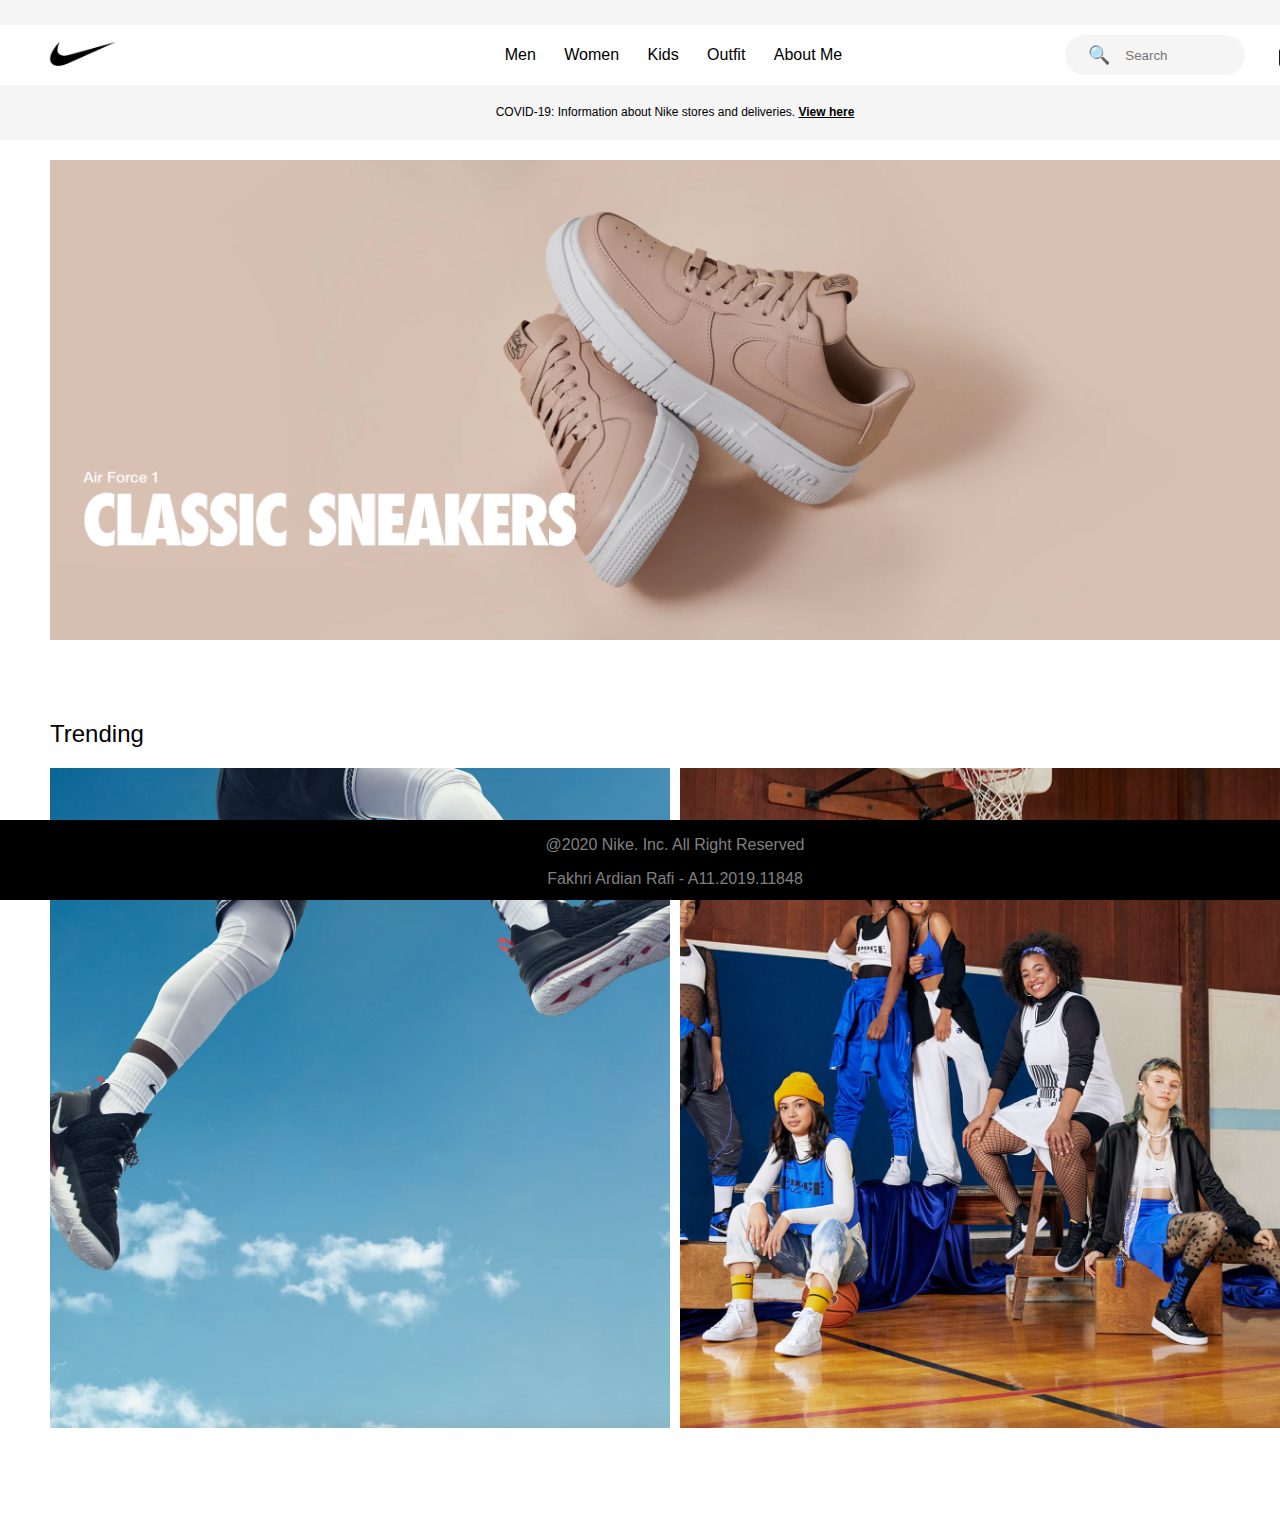
<file: nike-asset/index.html>
<html lang="en">
<head>
    <meta charset="UTF-8">
    <meta name="viewport" content="width=device-width, initial-scale=1.0">
    <title>Nike Just Do It. Nike ID</title>
    <link rel="stylesheet" href="style.css">
</head>
<body>
    <center>
        <div class="container">
            <div class="header">
                <div class="navbar">
                    <a href="index.html">
                        <div class="logo"></div>
                    </a>
                    <ul>
                        <li><a href="men.html">Men</a></li>
                        <li><a href="women.html">Women</a></li>
                        <li><a href="kids.html">Kids</a></li>
                        <li><a href="#">Outfit</a></li>
                        <li><a href="#">About Me</a></li>
                    </ul>
                    <input class="button" type="button" value="🔍">
                    <input class="search" type="text" placeholder="Search">
                    <a href="bag.php">
                        <div class="keranjang"></div>
                    </a>
                </div>
                <div class="info">
                    <h6>
                        COVID-19: Information about Nike stores and deliveries.
                        <a href="info.html">View here</a>
                    </h6>
                </div>
            </div>
            <div class="content">
                <a href="#">
                    <div class="cover"></div>
                </a>
                <h2>Trending</h2>
                <div class="left">
                    <a href="lebron.html">
                        <div class="lebron"></div>
                    </a>
                </div>
                <div class="right">
                    <a href="collection.html">
                        <div class="collection"></div>
                    </a>
                </div>
                <br><br>
            </div>
            <div class="footer">
                <p>@2020 Nike. Inc. All Right Reserved</p>
                <p>Fakhri Ardian Rafi - A11.2019.11848</p>
            </div>
        </div>
    </center>
</body>
</html>
</file>
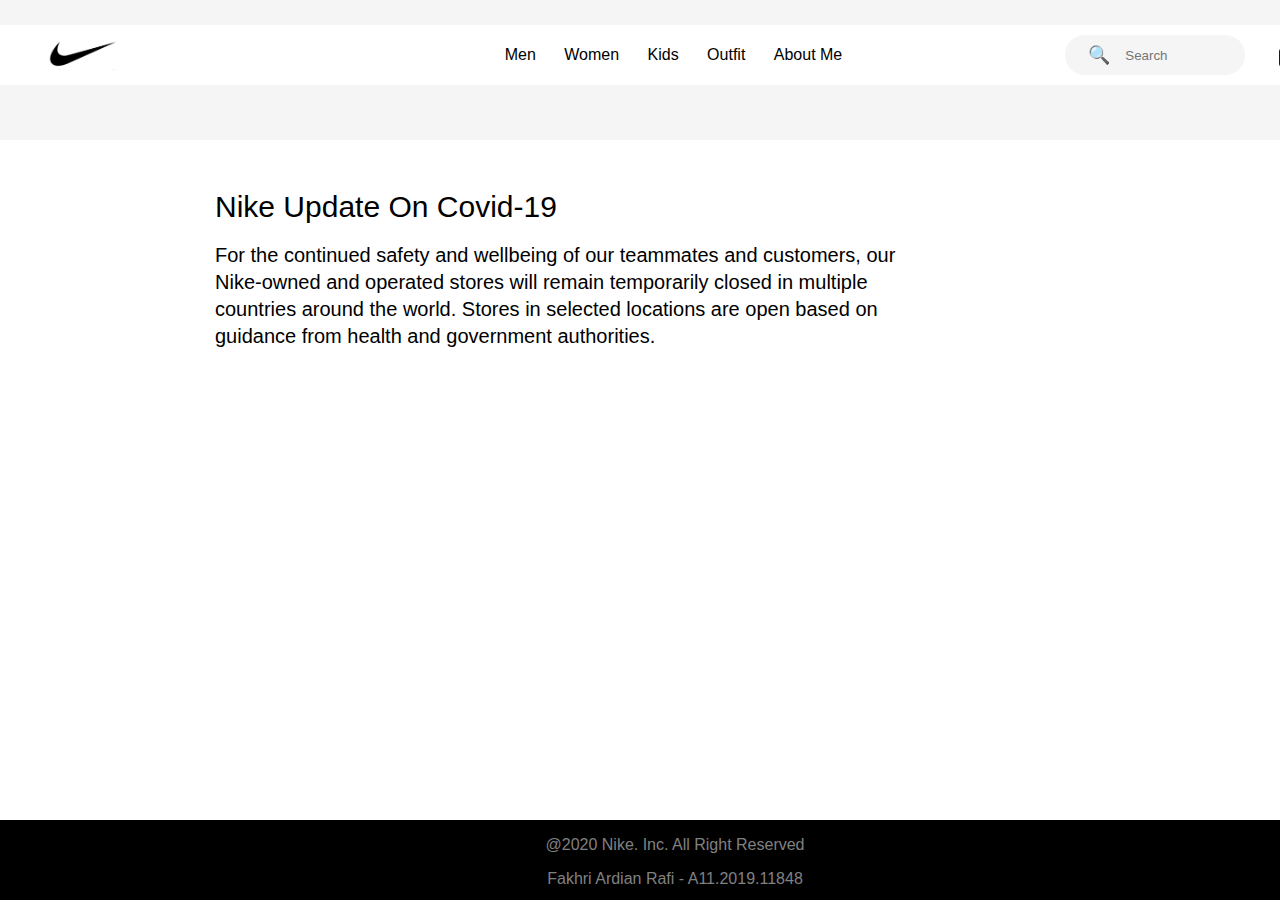
<file: nike-asset/info.html>
<html lang="en">
<head>
    <meta charset="UTF-8">
    <meta name="viewport" content="width=device-width, initial-scale=1.0">
    <title>Coronavirus(COVID-19) Statement. Nike ID</title>
    <link rel="stylesheet" href="style.css">
</head>
<body>
    <center>
        <div class="container">
            <div class="header">
                <div class="navbar">
                    <a href="index.html">
                        <div class="logo"></div>
                    </a>
                    <ul>
                        <li><a href="men.html">Men</a></li>
                        <li><a href="women.html">Women</a></li>
                        <li><a href="kids.html">Kids</a></li>
                        <li><a href="#">Outfit</a></li>
                        <li><a href="#">About Me</a></li>
                    </ul>
                    <input class="button" type="button" value="🔍">
                    <input class="search" type="text" placeholder="Search">
                    <a href="bag.php">
                        <div class="keranjang"></div>
                    </a>
                </div>
                <div class="info">
                </div>
            </div>
            <div class="content">
                <div class="textinfo">
                    <div class="titlecovid">Nike Update On Covid-19</div>
                    <br>
                    <div class="covidtext">
                        For the continued safety and 
                        wellbeing of our teammates and customers, our Nike-owned and operated 
                        stores will remain temporarily closed in multiple countries around the 
                        world. Stores in selected locations are open based on guidance from health 
                        and government authorities.
                    </div>
                </div>
            </div>
            <div class="footer">
                <p>@2020 Nike. Inc. All Right Reserved</p>
                <p>Fakhri Ardian Rafi - A11.2019.11848</p>
            </div>
        </div>
    </center>
</body>
</html>
</file>
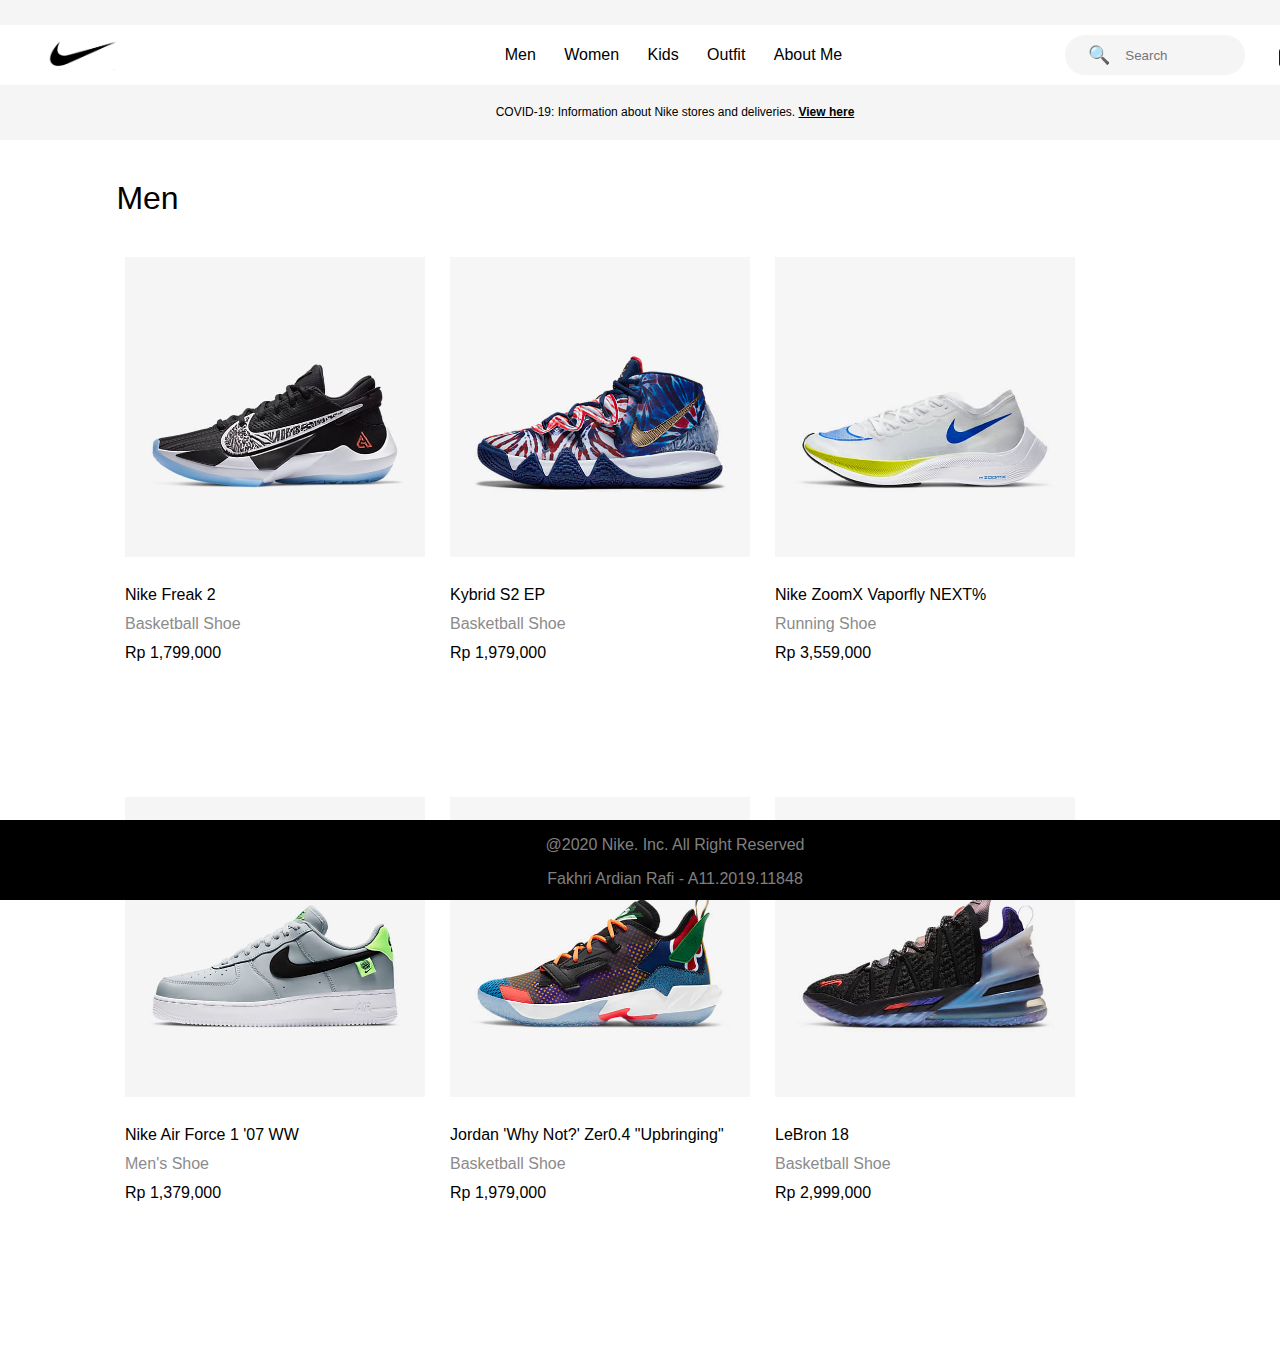
<file: nike-asset/kids.html>
<html lang="en">
<head>
    <meta charset="UTF-8">
    <meta name="viewport" content="width=device-width, initial-scale=1.0">
    <title>Nike Just Do It. Nike ID</title>
    <link rel="stylesheet" href="style.css">
</head>
<body>
    <center>
        <div class="container">
            <div class="header">
                <div class="navbar">
                    <a href="index.html">
                        <div class="logo"></div>
                    </a>
                    <ul>
                        <li><a href="men.html">Men</a></li>
                        <li><a href="women.html">Women</a></li>
                        <li><a href="kids.html">Kids</a></li>
                        <li><a href="#">Outfit</a></li>
                        <li><a href="#">About Me</a></li>
                    </ul>
                    <input class="button" type="button" value="🔍">
                    <input class="search" type="text" placeholder="Search">
                    <a href="bag.php">
                        <div class="keranjang"></div>
                    </a>
                </div>
                <div class="info">
                    <h6>
                        COVID-19: Information about Nike stores and deliveries.
                        <a href="info.html">View here</a>
                    </h6>
                </div>
            </div>
            <div class="content">
                <div class="h1">Men</div>
                <div class="grid1"><a href="nike_freak.php">
                    <div class="foto1"></div>
                    <div class="stock">Available</div>
                    <div class="title">Nike Freak 2</div>
                    <div class="type">Basketball Shoe</div>
                    <div class="price">Rp 1,799,000</div>
                </a></div>
                <div class="grid1"><a href="nikeforce.php">
                    <div class="foto2"></div>
                    <div class="stock">Available</div>
                    <div class="title">Nike Air Force 1 '07 WW</div>
                    <div class="type">Men's Shoe</div>
                    <div class="price">Rp 1,379,000</div>
                </a></div>
                <div class="grid3"><a href="kybrid.php">
                    <div class="foto3"></div>
                    <div class="stock">Available</div>
                    <div class="title">Kybrid S2 EP</div>
                    <div class="type">Basketball Shoe</div>
                    <div class="price">Rp 1,979,000</div>
                </a></div>
                <div class="grid4"><a href="whynot.php">
                    <div class="foto4"></div>
                    <div class="stock">Available</div>
                    <div class="title">Jordan 'Why Not?' Zer0.4 "Upbringing"</div>
                    <div class="type">Basketball Shoe</div>
                    <div class="price">Rp 1,979,000</div>
                </a></div>
                <div class="grid5"><a href="nikezoom.php">
                    <div class="foto5"></div>
                    <div class="stock">Available</div>
                    <div class="title">Nike ZoomX Vaporfly NEXT%</div>
                    <div class="type">Running Shoe</div>
                    <div class="price">Rp 3,559,000</div>
                </a></div>
                <div class="grid6"><a href="nikelebron.php">
                    <div class="foto6"></div>
                    <div class="stock">Available</div>
                    <div class="title">LeBron 18</div>
                    <div class="type">Basketball Shoe</div>
                    <div class="price">Rp 2,999,000</div>
                </a></div>
            </div>
            <div class="footer">
                <p>@2020 Nike. Inc. All Right Reserved</p>
                <p>Fakhri Ardian Rafi - A11.2019.11848</p>
            </div>
        </div>
    </center>
</body>
</html>
</file>
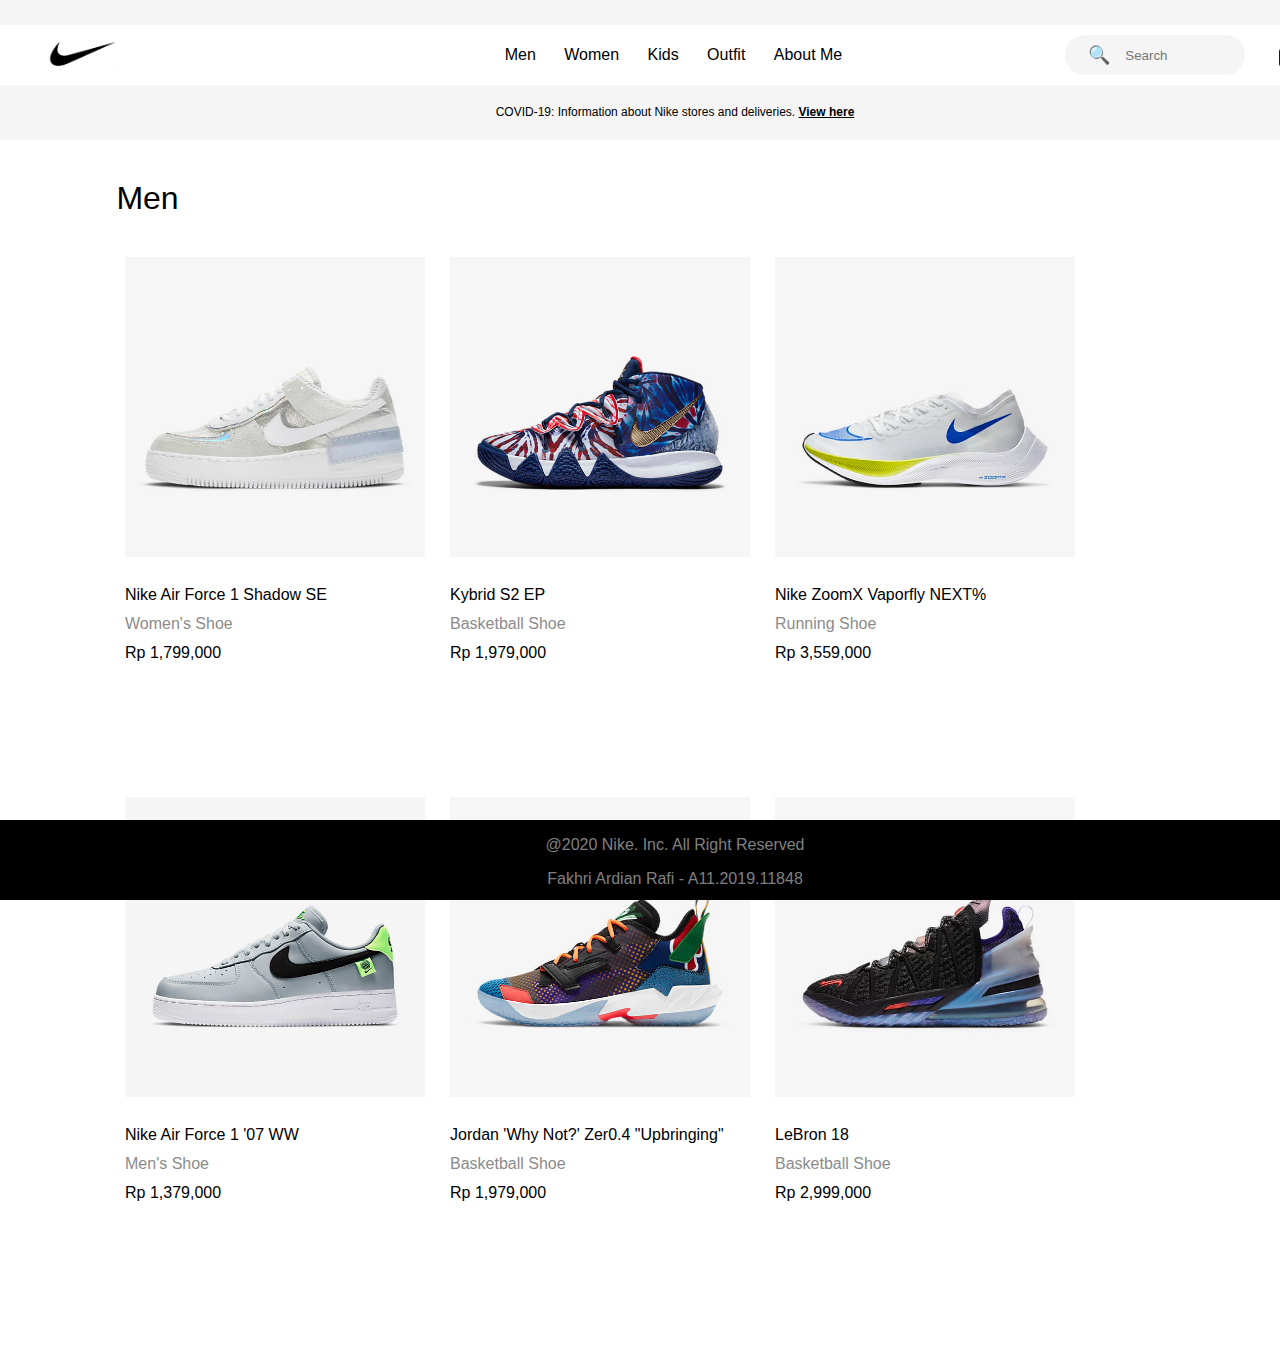
<file: nike-asset/women.html>
<html lang="en">
<head>
    <meta charset="UTF-8">
    <meta name="viewport" content="width=device-width, initial-scale=1.0">
    <title>Nike Just Do It. Nike ID</title>
    <link rel="stylesheet" href="style.css">
</head>
<body>
    <center>
        <div class="container">
            <div class="header">
                <div class="navbar">
                    <a href="index.html">
                        <div class="logo"></div>
                    </a>
                    <ul>
                        <li><a href="men.html">Men</a></li>
                        <li><a href="women.html">Women</a></li>
                        <li><a href="kids.html">Kids</a></li>
                        <li><a href="#">Outfit</a></li>
                        <li><a href="#">About Me</a></li>
                    </ul>
                    <input class="button" type="button" value="🔍">
                    <input class="search" type="text" placeholder="Search">
                    <a href="bag.php">
                        <div class="keranjang"></div>
                    </a>
                </div>
                <div class="info">
                    <h6>
                        COVID-19: Information about Nike stores and deliveries.
                        <a href="info.html">View here</a>
                    </h6>
                </div>
            </div>
            <div class="content">
                <div class="h1">Men</div>
                <div class="grid1"><a href="nike_freak.php">
                    <div class="foto7"></div>
                    <div class="stock">Available</div>
                    <div class="title">Nike Air Force 1 Shadow SE</div>
                    <div class="type">Women's Shoe</div>
                    <div class="price">Rp 1,799,000</div>
                </a></div>
                <div class="grid1"><a href="nikeforce.php">
                    <div class="foto2"></div>
                    <div class="stock">Available</div>
                    <div class="title">Nike Air Force 1 '07 WW</div>
                    <div class="type">Men's Shoe</div>
                    <div class="price">Rp 1,379,000</div>
                </a></div>
                <div class="grid3"><a href="kybrid.php">
                    <div class="foto3"></div>
                    <div class="stock">Available</div>
                    <div class="title">Kybrid S2 EP</div>
                    <div class="type">Basketball Shoe</div>
                    <div class="price">Rp 1,979,000</div>
                </a></div>
                <div class="grid4"><a href="whynot.php">
                    <div class="foto4"></div>
                    <div class="stock">Available</div>
                    <div class="title">Jordan 'Why Not?' Zer0.4 "Upbringing"</div>
                    <div class="type">Basketball Shoe</div>
                    <div class="price">Rp 1,979,000</div>
                </a></div>
                <div class="grid5"><a href="nikezoom.php">
                    <div class="foto5"></div>
                    <div class="stock">Available</div>
                    <div class="title">Nike ZoomX Vaporfly NEXT%</div>
                    <div class="type">Running Shoe</div>
                    <div class="price">Rp 3,559,000</div>
                </a></div>
                <div class="grid6"><a href="nikelebron.php">
                    <div class="foto6"></div>
                    <div class="stock">Available</div>
                    <div class="title">LeBron 18</div>
                    <div class="type">Basketball Shoe</div>
                    <div class="price">Rp 2,999,000</div>
                </a></div>
            </div>
            <div class="footer">
                <p>@2020 Nike. Inc. All Right Reserved</p>
                <p>Fakhri Ardian Rafi - A11.2019.11848</p>
            </div>
        </div>
    </center>
</body>
</html>
</file>
<file: nike-asset/style.css>
html,body{
    margin: 0;
    padding: 0;
}

.container{
    max-width: 1350px;
    height: auto;
}

.header{
    width: 1350px;
    height: 140px;
    background-color: whitesmoke;
    position: absolute;
}

.navbar{
    display: flex;
    background-color: white;
    height: 60px;
    margin-top: 25px;
    align-items: center;
    justify-content: space-around;
}

.navbar ul{
    display: flex;
    width: 25%;
    font-family: sans-serif;
    font-weight: 500;
    list-style: none;
    justify-content: space-between;
    margin-left: 110px;
}

.navbar ul li a{
    color: black;
    text-decoration: none;
}

.navbar ul li:hover{
    border-bottom: 2px solid black;
}

.logo{
    width: 70px;
    height: 30px;
    background-size: 100%;
    background-image: url(nike.png);
    border-radius: 5px;
    margin-left: -70px;
}

.logo:hover{
    background-image: url(nikeee.png);
    width: 68px;
    height: 25px;
    background-size: 100%;
    margin-top: -4px;
}

input[type="button"]:focus{
    outline: none;
}

input[type="text"]:focus{
    outline: none;
}

input[type="submit"]:focus{
    outline: none;
}

.button{
    border: 0px;
    background-color: whitesmoke;
    width: 40px;
    height: 40px;
    font-size: large;
    margin-right: -290px;
    border-radius: 20px;
    z-index: 1;
    cursor: pointer;
}

.search{
    border: none;
    background-color: whitesmoke;
    width: 180px;
    height: 40px;
    margin-right: -250px;
    border-radius: 20px;
    text-align: left;
    padding-left: 60px;
}

.keranjang{
    width: 40px;
    height: 40px;
    background-image: url(case.jpg);
    background-size: 40px;
    margin-right: -120px;
}

.keranjang:hover{
    background-color: whitesmoke;
    border-radius: 25px;
}

.info h6{
    font-family: Arial, Helvetica, sans-serif;
    font-weight: lighter;
    font-size: 12px;
    margin-top: 20px;
}

.info h6 a{
    font-weight: bold;
    color: black;
}

.content{
    position: absolute;
    width: 1250px;
    margin-top: 160px;
    margin-left: 50px;
    padding-bottom: 50px;
}

.cover{
    width: 100%;
    height: 480px;
    background-image: url(cover.png);
    background-size: 100%;
}

.content h2{
    text-align: left;
    font-family: Arial, Helvetica, sans-serif;
    font-weight: lighter;
    margin-top: 80px;
}

.left{
    width: 620px;
    height: auto;
    margin-right: 700px;
}

.right{
    width: 620px;
    height: auto;
    margin-left: 630px;
    margin-top: -660px;
}

.lebron{
    height: 660px;
    background-image: url(lebron.png);
    background-size: 100%;
}

.collection{
    height: 660px;
    background-image: url(collection.png);
    background-size: 100%;
}

.footer {
    position: fixed;
    bottom: 0;
    width: 1350px;
    height: 80px;
    background-color: black;
}

.footer p{
    color: grey;
    text-align: center;
    font-family: sans-serif;
}

/* men */

.grid1{
    margin-left: -800px;
    margin-top: 40px;
    width: 300px;
    height: 500px;
}

.foto1{
    width: 300px;
    height: 300px;
    background-image: url(freak2.jpg);
    background-size: 100%;
    margin-bottom: 11px;
}

.grid2{
    margin-left: -800px;
    width: 300px;
    height: 500px;
}

.foto2{
    width: 300px;
    height: 300px;
    background-image: url(airforce1.jpg);
    background-size: 100%;
    margin-bottom: 11px;
}

.grid3{
    margin-left: -150px;
    margin-top: -1040px;
    width: 300px;
    height: 500px;
}

.foto3{
    width: 300px;
    height: 300px;
    background-image: url(kybrid.jpg);
    background-size: 100%;
    margin-bottom: 11px;
}

.grid4{
    margin-left: -150px;
    margin-top: 40px;
    width: 300px;
    height: 500px;
}

.foto4{
    width: 300px;
    height: 300px;
    background-image: url(jordanwhynot.jpg);
    background-size: 100%;
    margin-bottom: 11px;
}

.grid5{
    margin-left: 500px;
    margin-top: -1040px;
    width: 300px;
    height: 500px;
}

.foto5{
    width: 300px;
    height: 300px;
    background-image: url(nikezoom.jpg);
    background-size: 100%;
    margin-bottom: 11px;
}

.grid6{
    margin-left: 500px;
    margin-top: 40px;
    width: 300px;
    height: 500px;
}

.foto6{
    width: 300px;
    height: 300px;
    background-image: url(nikeLebron.jpg);
    background-size: 100%;
    margin-bottom: 11px;
}

.foto7{
    width: 300px;
    height: 300px;
    background-image: url(nikeafwomen.jpg);
    background-size: 100%;
    background-position-y:335px ;
    margin-bottom: 11px;
}

.grid1 a,.grid2 a,.grid3 a,.grid4 a,.grid5 a,.grid6 a{
    text-decoration: none;
}

.title, .price{
    color: black;
    font-family: sans-serif;
    font-weight: normal;
    text-align: left;
}

.type{
    color: rgb(139, 139, 139);
    font-family: sans-serif;
    font-weight: normal;
    text-align: left;
    line-height: 40px;
}

.stock{
    color: white;
    font-family: sans-serif;
    text-align: left;
}

.stock:hover{
    color: tomato;
}

/* nike freak2 */

.gridfreak1{
    margin-left: -800px;
    width: 400px;
    height: 400px;
    background-image: url(freak2.jpg);
    background-size: 100%;
    background-position-y: -30px;
    margin-top: 20px;
}

.gridfreak2{
    margin-left: -800px;
    margin-top: 20px;
    width: 400px;
    height: 400px;
    background-image: url(freakbot.jpg);
    background-size: 100%;
    background-position-y: -100px;
}

.gridfreak3{
    margin-left: 50px;
    margin-top: -820px;
    width: 400px;
    height: 400px;
    background-image: url(freakside.jpg);
    background-size: 100%;
    background-position-y: -90px;
}

.gridfreak4{
    margin-left: 50px;
    margin-top: 20px;
    width: 400px;
    height: 400px;
    background-image: url(freaktop.jpg);
    background-size: 100%;
    background-position-y: -50px;
}

.gridforce1{
    margin-left: -800px;
    width: 400px;
    height: 400px;
    background-image: url(airforce1.jpg);
    background-size: 100%;
    background-position-y: -30px;
    margin-top: 20px;
}

.gridforce2{
    margin-left: -800px;
    margin-top: 20px;
    width: 400px;
    height: 400px;
    background-image: url(airforce1front.jpg);
    background-size: 100%;
    background-position-y: -100px;
}

.gridforce3{
    margin-left: 50px;
    margin-top: -820px;
    width: 400px;
    height: 400px;
    background-image: url(airforce1side.jpg);
    background-size: 100%;
    background-position-y: -90px;
}

.gridforce4{
    margin-left: 50px;
    margin-top: 20px;
    width: 400px;
    height: 400px;
    background-image: url(airforce1bot.jpg);
    background-size: 100%;
    background-position-y: -50px;
}

.gridkybrid1{
    margin-left: -800px;
    width: 400px;
    height: 400px;
    background-image: url(kybrid.jpg);
    background-size: 100%;
    background-position-y: -30px;
    margin-top: 20px;
}

.gridkybrid2{
    margin-left: -800px;
    margin-top: 20px;
    width: 400px;
    height: 400px;
    background-image: url(kybridbot.jpg);
    background-size: 100%;
    background-position-y: -100px;
}

.gridkybrid3{
    margin-left: 50px;
    margin-top: -820px;
    width: 400px;
    height: 400px;
    background-image: url(kybridside.jpg);
    background-size: 100%;
    background-position-y: -90px;
}

.gridkybrid4{
    margin-left: 50px;
    margin-top: 20px;
    width: 400px;
    height: 400px;
    background-image: url(kybridtop.jpg);
    background-size: 100%;
    background-position-y: -50px;
}

.gridwhynot1{
    margin-left: -800px;
    width: 400px;
    height: 400px;
    background-image: url(jordanwhynot.jpg);
    background-size: 100%;
    background-position-y: -30px;
    margin-top: 20px;
}

.gridwhynot2{
    margin-left: -800px;
    margin-top: 20px;
    width: 400px;
    height: 400px;
    background-image: url(whynotbot.jpg);
    background-size: 100%;
    background-position-y: -100px;
}

.gridwhynot3{
    margin-left: 50px;
    margin-top: -820px;
    width: 400px;
    height: 400px;
    background-image: url(whynotside.jpg);
    background-size: 100%;
    background-position-y: -90px;
}

.gridwhynot4{
    margin-left: 50px;
    margin-top: 20px;
    width: 400px;
    height: 400px;
    background-image: url(whynottop.jpg);
    background-size: 100%;
    background-position-y: -50px;
}

.gridzoom1{
    margin-left: -800px;
    width: 400px;
    height: 400px;
    background-image: url(nikezoom.jpg);
    background-size: 100%;
    background-position-y: -30px;
    margin-top: 20px;
}

.gridzoom2{
    margin-left: -800px;
    margin-top: 20px;
    width: 400px;
    height: 400px;
    background-image: url(zoombot.jpg);
    background-size: 100%;
    background-position-y: -100px;
}

.gridzoom3{
    margin-left: 50px;
    margin-top: -820px;
    width: 400px;
    height: 400px;
    background-image: url(zoomside.jpg);
    background-size: 100%;
    background-position-y: -90px;
}

.gridzoom4{
    margin-left: 50px;
    margin-top: 20px;
    width: 400px;
    height: 400px;
    background-image: url(zoomtop.jpg);
    background-size: 100%;
    background-position-y: -50px;
}

.gridlebron1{
    margin-left: -800px;
    width: 400px;
    height: 400px;
    background-image: url(nikeLebron.jpg);
    background-size: 100%;
    background-position-y: -30px;
    margin-top: 20px;
}

.gridlebron2{
    margin-left: -800px;
    margin-top: 20px;
    width: 400px;
    height: 400px;
    background-image: url(lebronbot.jpg);
    background-size: 100%;
    background-position-y: -100px;
}

.gridlebron3{
    margin-left: 50px;
    margin-top: -820px;
    width: 400px;
    height: 400px;
    background-image: url(lebronside.jpg);
    background-size: 100%;
    background-position-y: -90px;
}

.gridlebron4{
    margin-left: 50px;
    margin-top: 20px;
    width: 400px;
    height: 400px;
    background-image: url(lebrontop.jpg);
    background-size: 100%;
    background-position-y: -50px;
}

.gridfreakleft{
    width: 300px;
    height: 700px;
    margin-left: 920px;
    margin-top: -830px;
}

.gridfreakleft p{
    font-family: sans-serif;
    font-weight: normal;
    text-align: left;
}

.gridfreakleft h1{
    font-family: sans-serif;
    text-align: left;
    font-weight: normal;
}

.table1{
    font-family: sans-serif;
    margin-top: 30px;
    margin-left: -10px;
}

.table1 select{
    width: 200px;
    height: 30px;
}

.table1 thead input{
    width: 200px;
    height: 30px;
}

.table1 thead th{
    text-align: left;
    font-weight: normal;
}

.table1 tbody tr td{
    text-align: center;
    width: 200px;
    height: 50px;
    border: 2px solid rgb(224, 224, 224);
    border-radius: 5px;
}

.table1 tbody tr input{
    cursor: pointer;
}

.table1 tfoot tr input{
    background-color: black;
    width: 100%;
    height: 40px;
    font-size: medium;
    border-radius: 25px;
    border: none;
    color: white;
    cursor: pointer;
}

.table1 tfoot tr input:hover{
    background-color: rgb(82, 82, 82);
    transition: all 0.3s;
}

.table1 tfoot tr td{
    text-align: center;
}

.p p{
    line-height: 30px;
}

.table2{
    font-family: sans-serif;
    font-size: large;
    text-align: left;
    width: 500px;
    margin-left: 25px;
    margin-top: 20px;
    border-left: 2px solid grey;
    border-bottom: 5px solid black;
}

.table2 thead tr td{
    color: black;
    padding-left: 20px;
    padding-bottom: 10px;
}

.table2 tbody tr td{
    padding-left: 20px;
    padding-bottom: 10px;
    color: black;
}

.table2 tbody a{
    font-weight: 700;
    text-decoration: none;
    color: rgb(110, 110, 110);
    border-bottom: 1px solid rgb(110, 110, 110);
}

.table2 tbody a:hover{
    color: rgb(154, 154, 154);
    transition: all 0.3s;
}

.h1{
    font-family: sans-serif;
    font-size: xx-large;
    color: black;
    margin-top: 20px;
    margin-right: 1055px;
}

/* info */

.textinfo{
    width: 720px;
    height: 400px;
    margin-right: 200px;
    margin-top: 30px;
}

.titlecovid{
    font-family: sans-serif;
    text-align: left;
    font-size: 30px;
}

.covidtext{
    font-family: sans-serif;
    text-align: left;
    font-size: 20px;
    font-weight: normal;
    line-height: 27px;
}
</file>
